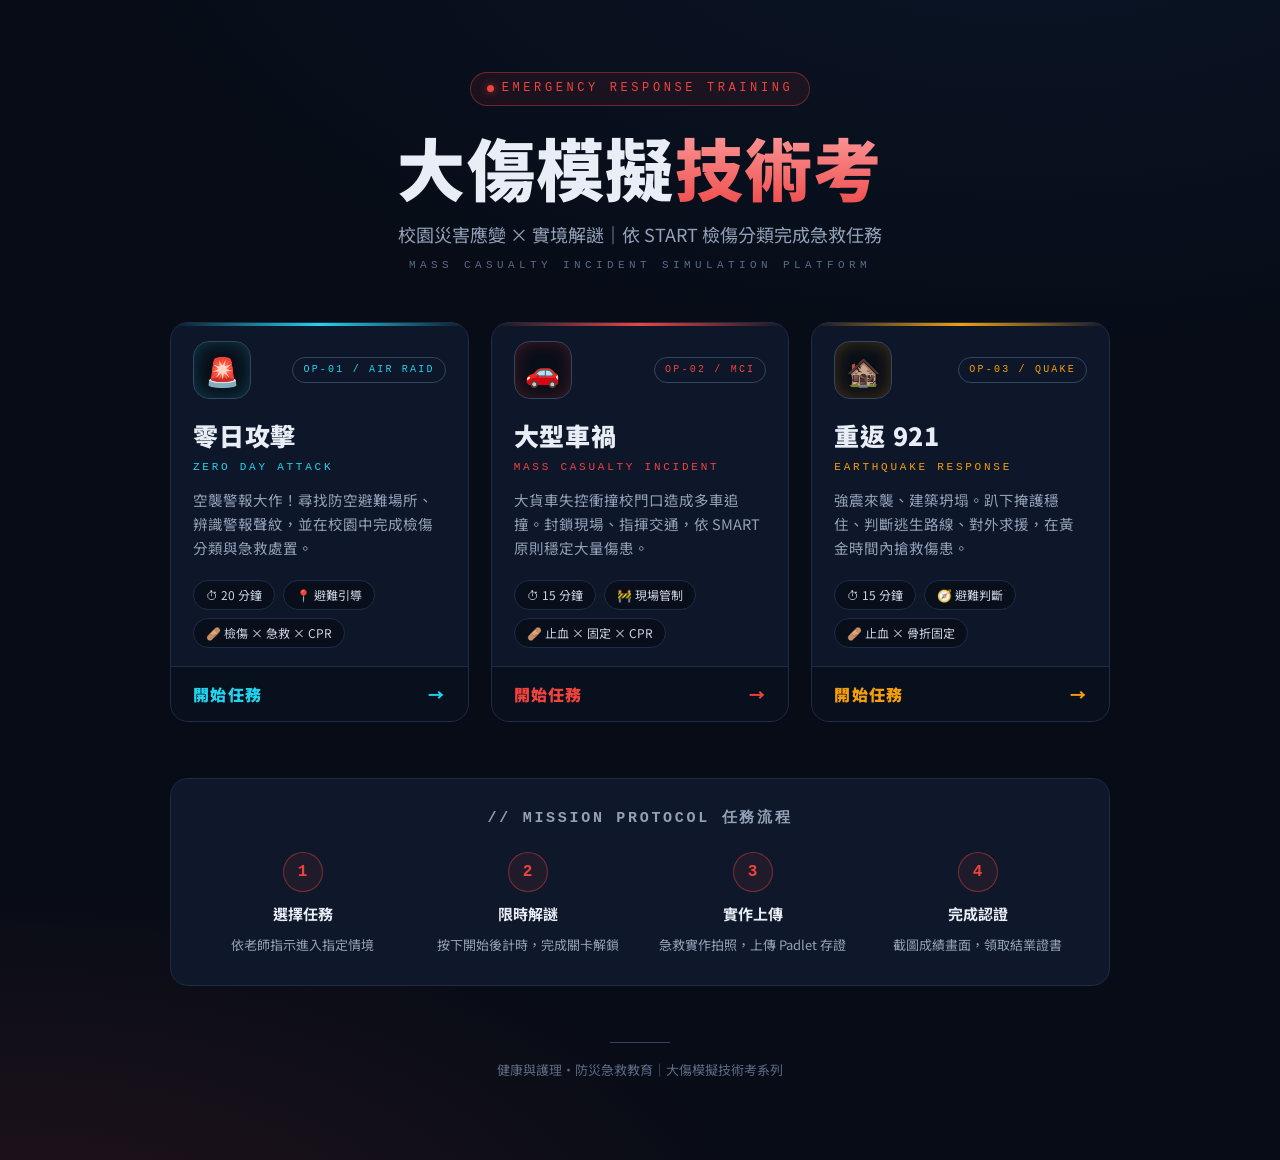
<file: index.html>
<!DOCTYPE html>
<html lang="zh-TW">
<head>
    <meta charset="UTF-8">
    <meta name="viewport" content="width=device-width, initial-scale=1.0">
    <meta name="theme-color" content="#070c16">
    <title>大傷模擬技術考｜校園災害應變實境解謎訓練平台</title>
    <link rel="icon" href="data:image/svg+xml,<svg xmlns='http://www.w3.org/2000/svg' viewBox='0 0 100 100'><text y='.9em' font-size='90'>🚑</text></svg>">
    <link rel="stylesheet" href="assets/style.css">
    <style>
        body.theme-hub { --accent: #f0433e; }

        .hub-wrap {
            max-width: 980px;
            margin: 0 auto;
            padding: 0 20px 80px;
        }

        /* Hero */
        .hub-hero {
            text-align: center;
            padding: 72px 0 48px;
        }
        .hub-hero .eyebrow {
            display: inline-flex; align-items: center; gap: 8px;
            font-family: var(--mono);
            font-size: 12px; letter-spacing: 0.3em; text-transform: uppercase;
            color: var(--red);
            border: 1px solid rgba(240, 67, 62, 0.4);
            background: rgba(240, 67, 62, 0.08);
            padding: 6px 16px;
            border-radius: 999px;
            margin-bottom: 22px;
        }
        .hub-hero .eyebrow .dot {
            width: 7px; height: 7px; border-radius: 50%;
            background: var(--red);
            box-shadow: 0 0 8px rgba(240, 67, 62, 0.7);
            animation: alertPulse 1.6s infinite;
        }
        .hub-hero h1 {
            font-size: clamp(40px, 8vw, 68px);
            font-weight: 900;
            letter-spacing: 0.02em;
            line-height: 1.15;
        }
        .hub-hero h1 .accent {
            background: linear-gradient(180deg, #fca5a5, #ef4444);
            -webkit-background-clip: text; background-clip: text;
            -webkit-text-fill-color: transparent;
        }
        .hub-hero .sub {
            margin-top: 14px;
            color: var(--muted);
            font-size: clamp(15px, 2.5vw, 18px);
        }
        .hub-hero .sub-en {
            margin-top: 6px;
            font-family: var(--mono);
            font-size: 11px; letter-spacing: 0.4em; text-transform: uppercase;
            color: var(--faint);
        }

        /* Mission cards */
        .missions {
            display: grid;
            grid-template-columns: repeat(auto-fit, minmax(280px, 1fr));
            gap: 22px;
        }
        .mission {
            --m-accent: var(--red);
            --m-glow: rgba(240, 67, 62, 0.3);
            position: relative;
            display: flex; flex-direction: column;
            background: var(--panel);
            border: 1px solid var(--border);
            border-radius: 18px;
            overflow: hidden;
            text-decoration: none;
            color: var(--text);
            transition: transform 0.25s ease, box-shadow 0.25s ease, border-color 0.25s ease;
            backdrop-filter: blur(8px);
        }
        .mission::before {
            content: '';
            position: absolute; top: 0; left: 0; right: 0; height: 3px;
            background: linear-gradient(90deg, transparent, var(--m-accent), transparent);
        }
        .mission:hover {
            transform: translateY(-6px);
            border-color: var(--m-accent);
            box-shadow: 0 24px 48px rgba(0, 0, 0, 0.5), 0 0 0 1px var(--m-accent), 0 0 40px var(--m-glow);
        }
        .mission.cyan  { --m-accent: #22d3ee; --m-glow: rgba(34, 211, 238, 0.25); }
        .mission.red   { --m-accent: #f0433e; --m-glow: rgba(240, 67, 62, 0.25); }
        .mission.amber { --m-accent: #f59e0b; --m-glow: rgba(245, 158, 11, 0.25); }

        .mission-top {
            display: flex; align-items: center; justify-content: space-between;
            padding: 18px 22px 0;
        }
        .mission-icon {
            width: 58px; height: 58px;
            border-radius: 16px;
            display: flex; align-items: center; justify-content: center;
            font-size: 28px;
            background: rgba(0, 0, 0, 0.4);
            border: 1px solid var(--border-strong);
            box-shadow: inset 0 0 18px var(--m-glow);
        }
        .mission-code {
            font-family: var(--mono);
            font-size: 10px; letter-spacing: 0.22em;
            color: var(--m-accent);
            border: 1px solid var(--border-strong);
            padding: 4px 10px;
            border-radius: 999px;
        }
        .mission-body { padding: 16px 22px 20px; flex: 1; }
        .mission-body h2 {
            font-size: 25px; font-weight: 900; letter-spacing: 0.03em;
            margin-bottom: 2px;
        }
        .mission-body .en {
            font-family: var(--mono);
            font-size: 11px; letter-spacing: 0.25em; text-transform: uppercase;
            color: var(--m-accent);
            display: block;
            margin-bottom: 12px;
        }
        .mission-body p { color: var(--muted); font-size: 14.5px; }

        .mission-meta {
            display: flex; gap: 8px; flex-wrap: wrap;
            padding: 0 22px 18px;
        }
        .meta-chip {
            font-size: 12px;
            color: #cbd5e1;
            background: rgba(0, 0, 0, 0.35);
            border: 1px solid var(--border);
            padding: 4px 12px;
            border-radius: 999px;
        }
        .mission-cta {
            display: flex; align-items: center; justify-content: space-between;
            padding: 14px 22px;
            border-top: 1px solid var(--border);
            background: rgba(0, 0, 0, 0.3);
            font-weight: 900; letter-spacing: 0.08em;
            color: var(--m-accent);
            transition: background 0.2s;
        }
        .mission:hover .mission-cta { background: rgba(0, 0, 0, 0.5); }
        .mission-cta .arrow { transition: transform 0.25s; }
        .mission:hover .mission-cta .arrow { transform: translateX(6px); }

        /* How-to strip */
        .howto {
            margin-top: 56px;
            background: var(--panel);
            border: 1px solid var(--border);
            border-radius: 18px;
            padding: 28px;
        }
        .howto h3 {
            font-size: 15px; font-weight: 900; letter-spacing: 0.18em;
            color: var(--muted); text-transform: uppercase;
            font-family: var(--mono);
            margin-bottom: 20px;
            text-align: center;
        }
        .howto-steps {
            display: grid;
            grid-template-columns: repeat(auto-fit, minmax(180px, 1fr));
            gap: 18px;
        }
        .howto-step { text-align: center; }
        .howto-step .n {
            width: 40px; height: 40px;
            margin: 0 auto 10px;
            border-radius: 50%;
            display: flex; align-items: center; justify-content: center;
            font-family: var(--mono); font-weight: 700;
            color: var(--red);
            border: 1px solid rgba(240, 67, 62, 0.45);
            background: rgba(240, 67, 62, 0.08);
        }
        .howto-step strong { display: block; font-size: 15px; margin-bottom: 4px; }
        .howto-step span { font-size: 13px; color: var(--muted); }

        footer.hub-footer {
            margin-top: 56px;
            text-align: center;
            color: var(--faint);
            font-size: 13px;
        }
        footer.hub-footer .line {
            width: 60px; height: 1px;
            background: var(--border-strong);
            margin: 0 auto 16px;
        }

        @media (max-width: 640px) {
            .hub-hero { padding: 52px 0 36px; }
        }
    </style>
</head>
<body class="theme-hub">

    <div class="hub-wrap">
        <header class="hub-hero">
            <span class="eyebrow"><span class="dot"></span>Emergency Response Training</span>
            <h1>大傷模擬<span class="accent">技術考</span></h1>
            <p class="sub">校園災害應變 × 實境解謎｜依 START 檢傷分類完成急救任務</p>
            <p class="sub-en">Mass Casualty Incident Simulation Platform</p>
        </header>

        <section class="missions" aria-label="模擬任務清單">
            <a class="mission cyan" href="zero-day/">
                <div class="mission-top">
                    <span class="mission-icon">🚨</span>
                    <span class="mission-code">OP-01 / AIR RAID</span>
                </div>
                <div class="mission-body">
                    <h2>零日攻擊</h2>
                    <span class="en">Zero Day Attack</span>
                    <p>空襲警報大作！尋找防空避難場所、辨識警報聲紋，並在校園中完成檢傷分類與急救處置。</p>
                </div>
                <div class="mission-meta">
                    <span class="meta-chip">⏱ 20 分鐘</span>
                    <span class="meta-chip">📍 避難引導</span>
                    <span class="meta-chip">🩹 檢傷 × 急救 × CPR</span>
                </div>
                <div class="mission-cta">開始任務 <span class="arrow">→</span></div>
            </a>

            <a class="mission red" href="mci/">
                <div class="mission-top">
                    <span class="mission-icon">🚗</span>
                    <span class="mission-code">OP-02 / MCI</span>
                </div>
                <div class="mission-body">
                    <h2>大型車禍</h2>
                    <span class="en">Mass Casualty Incident</span>
                    <p>大貨車失控衝撞校門口造成多車追撞。封鎖現場、指揮交通，依 SMART 原則穩定大量傷患。</p>
                </div>
                <div class="mission-meta">
                    <span class="meta-chip">⏱ 15 分鐘</span>
                    <span class="meta-chip">🚧 現場管制</span>
                    <span class="meta-chip">🩹 止血 × 固定 × CPR</span>
                </div>
                <div class="mission-cta">開始任務 <span class="arrow">→</span></div>
            </a>

            <a class="mission amber" href="earthquake/">
                <div class="mission-top">
                    <span class="mission-icon">🏚️</span>
                    <span class="mission-code">OP-03 / QUAKE</span>
                </div>
                <div class="mission-body">
                    <h2>重返 921</h2>
                    <span class="en">Earthquake Response</span>
                    <p>強震來襲、建築坍塌。趴下掩護穩住、判斷逃生路線、對外求援，在黃金時間內搶救傷患。</p>
                </div>
                <div class="mission-meta">
                    <span class="meta-chip">⏱ 15 分鐘</span>
                    <span class="meta-chip">🧭 避難判斷</span>
                    <span class="meta-chip">🩹 止血 × 骨折固定</span>
                </div>
                <div class="mission-cta">開始任務 <span class="arrow">→</span></div>
            </a>
        </section>

        <section class="howto">
            <h3>// Mission Protocol 任務流程</h3>
            <div class="howto-steps">
                <div class="howto-step">
                    <div class="n">1</div>
                    <strong>選擇任務</strong>
                    <span>依老師指示進入指定情境</span>
                </div>
                <div class="howto-step">
                    <div class="n">2</div>
                    <strong>限時解謎</strong>
                    <span>按下開始後計時，完成關卡解鎖</span>
                </div>
                <div class="howto-step">
                    <div class="n">3</div>
                    <strong>實作上傳</strong>
                    <span>急救實作拍照，上傳 Padlet 存證</span>
                </div>
                <div class="howto-step">
                    <div class="n">4</div>
                    <strong>完成認證</strong>
                    <span>截圖成績畫面，領取結業證書</span>
                </div>
            </div>
        </section>

        <footer class="hub-footer">
            <div class="line"></div>
            <p>健康與護理・防災急救教育｜大傷模擬技術考系列</p>
        </footer>
    </div>

</body>
</html>
</file>
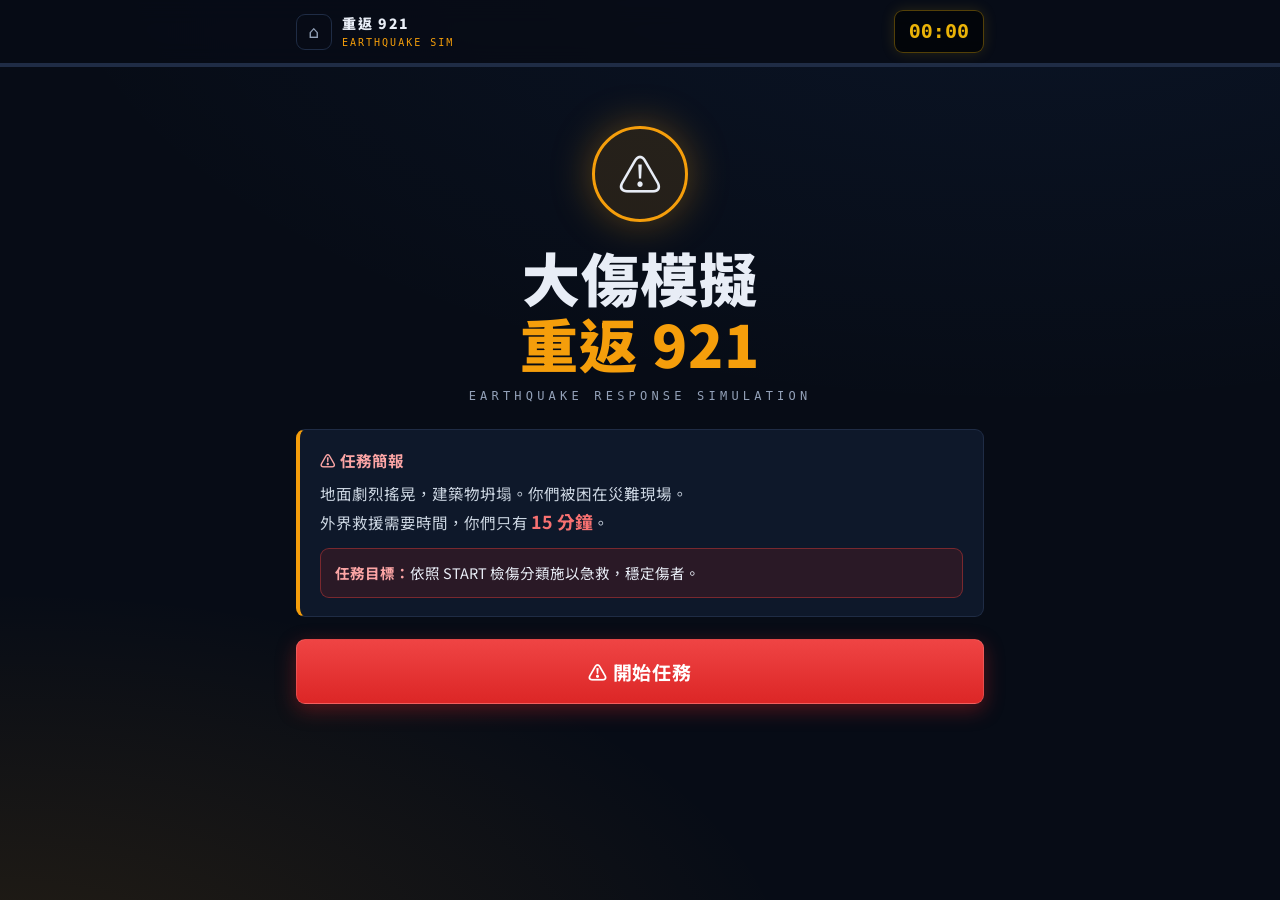
<file: earthquake/index.html>
<!DOCTYPE html>
<html lang="zh-TW">
<head>
    <meta charset="UTF-8">
    <meta name="viewport" content="width=device-width, initial-scale=1.0">
    <meta name="theme-color" content="#070c16">
    <title>重返921｜地震應變實境解謎</title>
    <link rel="icon" href="data:image/svg+xml,<svg xmlns='http://www.w3.org/2000/svg' viewBox='0 0 100 100'><text y='.9em' font-size='90'>🏚️</text></svg>">
    <link rel="stylesheet" href="../assets/style.css">
</head>
<body class="theme-earthquake">
    <main class="stage-wrap" id="app"></main>

    <script src="../assets/engine.js"></script>
    <script>
    (function () {
        const ui = Game.ui;
        const IMG = './images/';

        const PADLET = {
            sos: "https://padlet.com/phyllis41/padlet-bl0b1p0sbf888tpq/wish/goElQyGMYV7vW3yY",
            patientC: "https://padlet.com/phyllis41/padlet-bl0b1p0sbf888tpq/wish/NvylWE5wGq03W0OX",
            patientA: "https://padlet.com/phyllis41/padlet-bl0b1p0sbf888tpq/wish/MxrmZYxq2AXdQGOq",
            patientD: "https://padlet.com/phyllis41/padlet-bl0b1p0sbf888tpq/wish/do3MQJPR5mNgW15w",
            final: "https://padlet.com/phyllis41/padlet-bl0b1p0sbf888tpq/wish/mDRxWB72G63Oajb1"
        };

        const VICTIMS = [
            { id: 'C', text: '傷患C：臉色蒼白眼神潰散，右手手肘因上一波地震時被掉落鋼筋水泥切出深深的傷口，血液不斷的噴出', desc: '右手肘動脈破裂' },
            { id: 'A', text: '傷患A：雙手壓著大腿，血液一直從指縫間流出，明顯運動褲都被染紅了', desc: '雙手壓大腿' },
            { id: 'D', text: '傷患D：臉上有血痕，呆坐在地上、呼吸有點喘，不說話', desc: '臉有血痕、呆坐' },
            { id: 'E', text: '傷患E：剛剛跑出教室時，我胸口被掉下來的燈管砸到好痛', desc: '觀察呼吸平順' },
            { id: 'B', text: '傷患B：嚇死我了，還有有你們，不然我都腿軟動不了....', desc: '腿軟但可對話' }
        ];
        const TRIAGE_ANSWER = ['C', 'A', 'D', 'E', 'B'];

        function sceneImg(file, alt, icon) {
            return `
            <div class="media">
                <img src="${IMG}${file}" alt="${alt}"
                     onerror="this.outerHTML='<div class=&quot;img-fallback&quot;><span class=&quot;icon&quot;>${icon}</span><span>${alt}</span></div>'">
            </div>`;
        }

        /* ---------- 關卡 ---------- */

        // 0. 開場
        const introStage = () => ({
            html: `
            <div class="intro-hero">
                <div class="intro-badge">⚠️</div>
                <div>
                    <h1>大傷模擬<br><span class="accent">重返 921</span></h1>
                    <p class="intro-sub" style="margin-top:10px">Earthquake Response Simulation</p>
                </div>
                <div class="mission-brief">
                    <p><strong style="color:#fca5a5">⚠️ 任務簡報</strong></p>
                    <p style="margin-top:8px">地面劇烈搖晃，建築物坍塌。你們被困在災難現場。<br>
                    外界救援需要時間，你們只有 <strong style="color:#f87171;font-size:1.15em">15 分鐘</strong>。</p>
                    <div class="goal">
                        <strong>任務目標：</strong>依照 START 檢傷分類施以急救，穩定傷者。
                    </div>
                </div>
                <button class="btn btn-primary" id="startBtn" style="font-size:19px;padding:18px">⚠️ 開始任務</button>
            </div>`,
            init() {
                document.getElementById('startBtn').onclick = () => {
                    Game.startTimer();
                    Game.next();
                };
            }
        });

        // 1. 地震反應
        const quakeReactionStage = () => ({
            html: ui.card('緊急狀況', `
                <p style="color:var(--muted);margin-bottom:6px">地點：健康與護理教室</p>
                <p class="lead text-center" style="font-size:21px;font-weight:700">地震發生中！你的第一反應？</p>
                <div class="choice-grid" id="reactionGrid">
                    ${[
                        ['desk.png', '桌子', '🪑', '躲在桌子下', '1'],
                        ['chair.png', '椅子', '💺', '躲在椅子旁', '0'],
                        ['pillar.png', '柱子', '🏛️', '抱住柱子', '0'],
                        ['door.png', '門', '🚪', '衝到門邊', '0']
                    ].map(([f, alt, icon, label, ok]) => `
                        <button type="button" class="choice-card" data-ok="${ok}">
                            <div class="thumb"><img src="${IMG}${f}" alt="${alt}" onerror="this.outerHTML='<span style=&quot;font-size:40px&quot;>${icon}</span>'"></div>
                            <div class="label">${label}</div>
                        </button>`).join('')}
                </div>
            `, { tag: 'LIVE' }),
            init() {
                document.getElementById('reactionGrid').addEventListener('click', (e) => {
                    const c = e.target.closest('.choice-card');
                    if (!c) return;
                    if (c.dataset.ok === '1') Game.next();
                    else Game.toast('警告！錯誤選擇可能導致致命後果。\n地震時應立即「趴下、掩護、穩住」。');
                });
            }
        });

        // 2. 震後評估
        const assessStage = () => ({
            html: ui.card('現場狀況評估', `
                ${sceneImg('classroom.png', '地震後教室場景', '🏚️')}
                <p class="lead text-center">晃動停止。教室結構受損，物品散落。</p>
                <button class="btn btn-primary" id="nextBtn">下一步行動 →</button>
            `, { tag: 'STAGE 02' }),
            init() {
                document.getElementById('nextBtn').onclick = () => Game.next();
            }
        });

        // 3. 選擇出口
        const exitStage = () => ({
            html: ui.card('尋找逃生出口', `
                <p style="color:var(--muted);margin-bottom:14px">判斷最安全的撤離路徑</p>
                ${sceneImg('exits.png', '教室出口配置圖', '🚪')}
                <div class="choice-list" id="doorList">
                    ${[
                        ['A', '教室大門（玻璃破損）'],
                        ['B', '殘障步道側門'],
                        ['C', '後方小門']
                    ].map(([k, t]) => `<button type="button" class="choice" data-door="${k}"><span class="key">${k}</span>${t}</button>`).join('')}
                </div>
            `, { tag: 'STAGE 03' }),
            init() {
                document.getElementById('doorList').addEventListener('click', (e) => {
                    const c = e.target.closest('.choice');
                    if (!c) return;
                    const door = c.dataset.door;
                    if (door === 'A') Game.next();
                    else if (door === 'B') Game.toast('通道受阻：側門變形卡死，無法開啟。');
                    else Game.toast('危險區域：後方小門上方有懸掛物，且位於建築裂縫正下方。');
                });
            }
        });

        // 4. 對外求援
        const sosStage = () => ({
            html: ui.card('📍 對外求援', `
                <p style="color:#93c5fd;font-size:13px;margin-bottom:12px">目前位置：健康護理教室</p>
                ${sceneImg('map.png', '校園地圖', '🗺️')}
                <a class="btn btn-primary" href="${PADLET.sos}" target="_blank" rel="noreferrer">📞 開始錄音報案</a>
                <div class="hint" style="margin-top:16px">📡 任務：點擊上方按鈕進行通話錄音，完成後輸入專線號碼。</div>
                ${ui.codeGate({ placeholder: '輸入報案專線', btnText: '確認通訊連結' })}
            `, { tag: 'STAGE 04' }),
            init() {
                Game.bindCode('codeBtn', 'codeInput', ['119', '112', '110'], () => Game.next(), '通訊失敗：請輸入正確的緊急報案號碼');
            }
        });

        // 5. 物資搜尋
        const suppliesStage = () => ({
            html: ui.card('🏥 物資搜尋', `
                ${sceneImg('supplies.png', '急救物資位置', '🏥')}
                <div class="hint">💡 提示：健康中心有說過，學務處會放急救物資，尋找急救包上的編號以解鎖。</div>
                ${ui.codeGate({ placeholder: 'ENTER PASSCODE', btnText: 'UNLOCK KIT' })}
            `, { tag: 'STAGE 05' }),
            init() {
                Game.bindCode('codeBtn', 'codeInput', ['8324123', '832428', '832444'], () => Game.next(), 'ACCESS DENIED — 密碼錯誤');
            }
        });

        // 6. 環境安全
        const safetyStage = () => ({
            html: ui.card('接觸傷患', `
                <p style="color:var(--muted);margin-bottom:10px">地點：中廊（建築物連接處）</p>
                <p class="lead">發現三位同學哀號。上方有掉落碎石。<br><strong style="color:#fff">你的首要行動？</strong></p>
                <div class="choice-list" id="safetyList">
                    <button type="button" class="choice" data-ok="1" style="padding:20px 16px">
                        <span style="font-size:26px">🏃</span>
                        <span style="text-align:left"><strong style="display:block;font-size:17px">建立安全區</strong>
                        <span style="font-size:13px;color:var(--muted)">快速移動至空曠處 (Scene Safety)</span></span>
                    </button>
                    <button type="button" class="choice" data-ok="0" style="padding:20px 16px">
                        <span style="font-size:26px">🩹</span>
                        <span style="text-align:left"><strong style="display:block;font-size:17px">原地急救</strong>
                        <span style="font-size:13px;color:var(--muted)">拿出止血帶協助止血</span></span>
                    </button>
                </div>
            `, { tag: 'STAGE 06' }),
            init() {
                document.getElementById('safetyList').addEventListener('click', (e) => {
                    const c = e.target.closest('.choice');
                    if (!c) return;
                    if (c.dataset.ok === '1') Game.next();
                    else Game.toast('危險！你處於「熱區」(Hot Zone)。\nSMARTER 原則第一條：Scene Safety。請先確保自身與傷患脫離危險環境。');
                });
            }
        });

        // 7. 檢傷分類
        const triageStage = () => ({
            html: ui.card('START 檢傷分類', `
                <p style="color:var(--muted);font-size:13px;margin-bottom:14px">點擊箭頭排序：依急救優先順序由上而下排列</p>
                <div class="sort-list" id="triageList"></div>
                <button class="btn btn-primary" id="triageBtn">確認優先順序</button>
            `, { tag: 'STAGE 07' }),
            init() {
                const items = [...VICTIMS].sort(() => Math.random() - 0.5);
                Game.sortable('triageList', items, item =>
                    `<span style="display:block"><strong style="display:block;font-size:14px">${item.text}</strong>
                     <span style="font-size:12px;color:var(--muted)">${item.desc}</span></span>`);
                document.getElementById('triageBtn').onclick = () => {
                    if (items.map(v => v.id).join(',') === TRIAGE_ANSWER.join(',')) Game.next();
                    else Game.toast('檢傷邏輯錯誤。\n回憶 START 原則：\n1. 能走嗎？\n2. 有呼吸嗎？\n3. 呼吸頻率／微血管充填／意識狀態');
                };
            }
        });

        // 8-10. 急救處理（共用模板）
        const treatmentStage = ({ tag, patient, desc, padletUrl, code }) => () => ({
            html: ui.card(`${patient === 'C' ? '優先' : '次要'}目標：傷患 ${patient}`, `
                <div class="notice red">
                    <span class="notice-label">傷勢狀況</span>
                    ${desc}
                </div>
                <div class="notice">
                    <span class="notice-label" style="color:#67e8f9">Task Protocol</span>
                    <ul class="task-list">
                        <li><span class="idx">[1]</span>主手進行急救處置</li>
                        <li><span class="idx">[2]</span>副手錄影並拍照存證</li>
                        <li><span class="idx">[3]</span>資料上傳雲端</li>
                    </ul>
                </div>
                <a class="btn btn-outline" href="${padletUrl}" target="_blank" rel="noreferrer">☁️ 上傳現場紀錄 (Padlet)</a>
                <div style="margin-top:16px">
                    ${ui.codeGate({ placeholder: '傷患生命密碼', btnText: '任務確認' })}
                </div>
            `, { tag }),
            init() {
                Game.bindCode('codeBtn', 'codeInput', code, () => Game.next(), '密碼錯誤，請重新輸入');
            }
        });

        // 11. 戰術決策
        const tacticsStage = () => ({
            html: ui.card('戰術決策', `
                <p class="lead">初步檢傷完成。請勾選後續行動方案<strong style="color:#fff">（複選）</strong>：</p>
                <div class="choice-list" id="tacticsList">
                    ${[
                        ['1', '指派人員引導救護車'],
                        ['2', '留守人員監測傷患生命徵象'],
                        ['3', '外圍巡邏搜尋其他倖存者'],
                        ['4', '全員進入建築物深度搜索']
                    ].map(([k, t]) => `<button type="button" class="choice" data-id="${k}"><span class="key">${k}</span>${t}</button>`).join('')}
                </div>
                <button class="btn btn-primary" id="tacticsBtn">確認部署</button>
            `, { tag: 'STAGE 11' }),
            init() {
                const selected = new Set();
                Game.multiSelect('tacticsList', selected);
                document.getElementById('tacticsBtn').onclick = () => {
                    const ok = selected.has('1') && selected.has('2') && selected.has('3') && !selected.has('4') && selected.size === 3;
                    if (ok) Game.next();
                    else Game.toast('請重新思考：\n1. 外部救援需要引導嗎？\n2. 傷患是否需要持續監控？\n3. 建築結構是否安全？');
                };
            }
        });

        // 12. 最終骨折處理
        const fractureStage = () => ({
            html: ui.card('行政大樓前', `
                <div class="alert-banner">!!! NEW CASUALTY DETECTED !!!</div>
                <div class="notice red">
                    <span class="notice-label">傷勢</span>
                    左小腿閉鎖性骨折（無出血小腿成奇怪角度）
                </div>
                <div class="notice">
                    <ul class="task-list">
                        <li><span class="idx">➤</span>無出血無傷口</li>
                        <li><span class="idx">➤</span>任務：進行骨折固定</li>
                        <li><span class="idx">➤</span>紀錄：多角度拍攝上傳</li>
                    </ul>
                </div>
                <a class="btn btn-outline" href="${PADLET.final}" target="_blank" rel="noreferrer">📸 UPLOAD EVIDENCE</a>
                <div style="margin-top:16px">
                    ${ui.codeGate({ placeholder: 'FINAL CODE', btnText: 'MISSION COMPLETE' })}
                </div>
            `, { tag: 'FINAL' }),
            init() {
                Game.bindCode('codeBtn', 'codeInput', 'end', () => {
                    Game.stopTimer();
                    Game.next();
                }, '請輸入正確的最終密碼');
            }
        });

        // 13. 完成證書
        const certificateStage = () => ({
            html: Game.ui.finish({
                subtitle: '任務代號：重返 921 — Elite Rescue Team',
                time: Game.state.finalTime,
                checklist: [
                    '裝備歸位：急救包、包紮用品',
                    '數據回報：填寫後測表單',
                    '此頁面截圖：右上鎖定鍵 ＋ Home 鍵',
                    '認證：向指揮官（老師）領取證照'
                ]
            }),
            init() {}
        });

        Game.mount({
            name: '重返 921',
            sub: 'EARTHQUAKE SIM',
            homeHref: '../',
            stages: [
                introStage,
                quakeReactionStage,
                assessStage,
                exitStage,
                sosStage,
                suppliesStage,
                safetyStage,
                triageStage,
                treatmentStage({
                    tag: 'RESCUE 01', patient: 'C',
                    desc: '右手手肘切出深深的傷口，血液不斷的噴出，用自己的左手手壓住傷口',
                    padletUrl: PADLET.patientC, code: 'wd343'
                }),
                treatmentStage({
                    tag: 'RESCUE 02', patient: 'A',
                    desc: '傷口在左大腿外側大量出血中',
                    padletUrl: PADLET.patientA, code: 'stop893'
                }),
                treatmentStage({
                    tag: 'RESCUE 03', patient: 'D',
                    desc: '目擊者說看到患者突然抱胸痛苦倒下後就無反應',
                    padletUrl: PADLET.patientD, code: '741314'
                }),
                tacticsStage,
                fractureStage,
                certificateStage
            ]
        });
    })();
    </script>
</body>
</html>
</file>
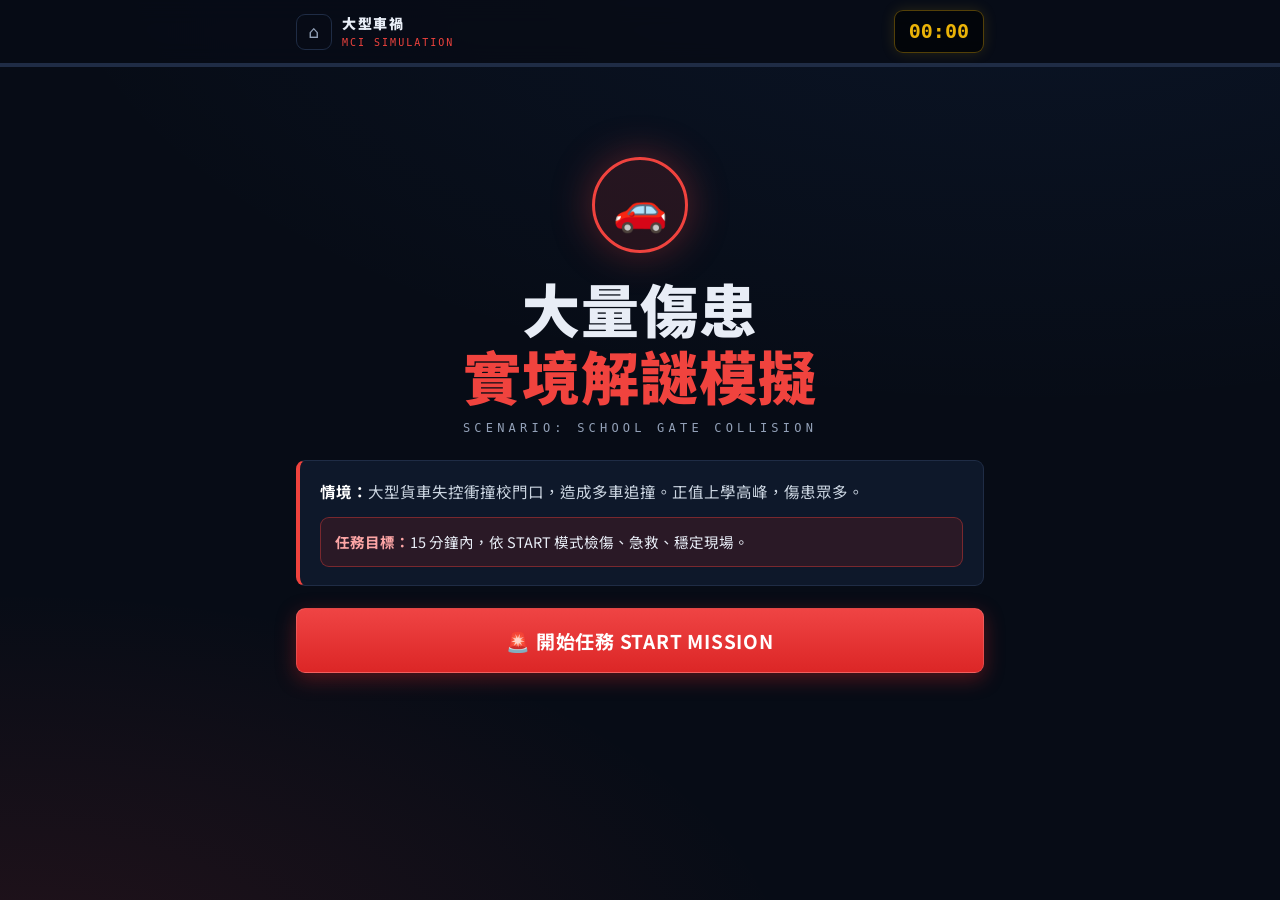
<file: mci/index.html>
<!DOCTYPE html>
<html lang="zh-TW">
<head>
    <meta charset="UTF-8">
    <meta name="viewport" content="width=device-width, initial-scale=1.0">
    <meta name="theme-color" content="#070c16">
    <title>大型車禍｜大量傷患實境解謎</title>
    <link rel="icon" href="data:image/svg+xml,<svg xmlns='http://www.w3.org/2000/svg' viewBox='0 0 100 100'><text y='.9em' font-size='90'>🚗</text></svg>">
    <link rel="stylesheet" href="../assets/style.css">
</head>
<body class="theme-mci">
    <main class="stage-wrap" id="app"></main>

    <script src="../assets/engine.js"></script>
    <script>
    (function () {
        const ui = Game.ui;

        const CONFIG = {
            passcodes: {
                resources: ['8324123', '832428', '832444'],
                bleed_arm: '341826',
                bleed_leg: '135246',
                fracture: '444234',
                cpr: '284715'
            },
            urls: {
                padlet_report: "https://padlet.com/phyllis41/padlet-bl0b1p0sbf888tpq/wish/LNV1Q709A5djZmq3",
                padlet_arm: "https://padlet.com/phyllis41/padlet-bl0b1p0sbf888tpq/wish/NvylWE5Ry1pqW0OX",
                padlet_leg: "https://padlet.com/phyllis41/padlet-bl0b1p0sbf888tpq/wish/j40PQDyJxBlDZvXB",
                padlet_fracture: "https://padlet.com/phyllis41/padlet-bl0b1p0sbf888tpq/wish/L8KjW9qAjr52WJbv",
                padlet_cpr: "https://padlet.com/phyllis41/padlet-bl0b1p0sbf888tpq/wish/E851Q0vbD6DdWVAb",
                map_image: "./images/map.png",
                map_embed: "https://www.google.com/maps/embed?pb=!1m14!1m12!1m3!1d870.4346323092732!2d121.62493576753342!3d23.986688112265977!2m3!1f0!2f0!3f0!3m2!1i1024!2i768!4f13.1!5e0!3m2!1szh-TW!2stw!4v1768108313339!5m2!1szh-TW!2stw"
            }
        };

        const SMART_TASKS = [
            { id: 'o1', text: '找最近警衛老師幫忙' },
            { id: 'o2', text: '放警告標示' },
            { id: 'o3', text: '去健康中心與總務處求援' },
            { id: 'o4', text: '把急救物資帶到校門口' },
            { id: 'o5', text: '大聲呼喊並指揮：能到圖書館走廊躲雨，有熱茶可以使用' }
        ];
        const SMART_ANSWER = ['o1', 'o2', 'o3', 'o4', 'o5'];

        const TRIAGE_PATIENTS = [
            { id: 't1', text: '頭部重創，昏迷不醒，呼吸急促胸口起伏不明顯', category: 'RED' },
            { id: 't2', text: '左手臂被擋風玻璃切開深深傷口，正在不斷出血，表情痛苦', category: 'RED' },
            { id: 't3', text: '右大腿外側刺出大洞冒血中、情緒驚慌', category: 'RED' },
            { id: 't4', text: '右小腿呈現異常角度無出血，左手輕微擦傷，情緒不穩', category: 'YELLOW' },
            { id: 't5', text: '無明顯外傷，但胸部有安全帶勒傷瘀青，呼吸急促，可以自行走到圖書館走廊', category: 'GREEN' },
            { id: 't6', text: '臉部錯位、全身粉碎性骨折、胸口無起伏', category: 'BLACK' }
        ];
        const PRIORITY = { RED: 1, YELLOW: 2, GREEN: 3, BLACK: 4 };

        const shuffle = arr => [...arr].sort(() => Math.random() - 0.5);

        const mapMedia = `
            <div class="media">
                <span class="media-tag">SCENE MAP</span>
                <img src="${CONFIG.urls.map_image}" alt="事故現場地圖" style="max-height:260px;object-fit:contain;background:#0d1526">
            </div>`;

        /* ---------- 關卡 ---------- */

        // 0. 開場
        const introStage = () => ({
            html: `
            <div class="intro-hero">
                <div class="intro-badge">🚗</div>
                <div>
                    <h1>大量傷患<br><span class="accent">實境解謎模擬</span></h1>
                    <p class="intro-sub" style="margin-top:10px">Scenario: School Gate Collision</p>
                </div>
                <div class="mission-brief">
                    <p><strong style="color:#fff">情境：</strong>大型貨車失控衝撞校門口，造成多車追撞。正值上學高峰，傷患眾多。</p>
                    <div class="goal">
                        <strong>任務目標：</strong>15 分鐘內，依 START 模式檢傷、急救、穩定現場。
                    </div>
                </div>
                <button class="btn btn-primary" id="startBtn" style="font-size:19px;padding:18px">🚨 開始任務 START MISSION</button>
            </div>`,
            init() {
                document.getElementById('startBtn').onclick = () => {
                    Game.startTimer();
                    Game.next();
                };
            }
        });

        // 1. 事故地點確認 + 119 通報
        const mapReportStage = () => ({
            html: ui.card('事故地點確認', `
                <div class="media map-frame">
                    <span class="media-tag">GPS: ACTIVE</span>
                    <iframe src="${CONFIG.urls.map_embed}" loading="lazy" allowfullscreen title="事故地點地圖"></iframe>
                </div>
                <p class="lead">大貨車從民權七街衝下，右轉民權路爆胎失控。現場一片混亂，你需要立即行動！</p>
                <div class="notice blue">
                    <span class="notice-label">Step 1</span>
                    啟動緊急應變：撥打 119 完成通報錄音。
                </div>
                <a class="btn btn-success" id="reportBtn" href="${CONFIG.urls.padlet_report}" target="_blank" rel="noreferrer">📞 撥打 119 報案（錄音）</a>
                <button class="btn btn-primary" id="nextBtn" disabled>通報完成，下一步 →</button>
            `, { tag: 'STAGE 01' }),
            init() {
                const next = document.getElementById('nextBtn');
                document.getElementById('reportBtn').addEventListener('click', () => {
                    next.disabled = false;
                    Game.toast('已開啟報案錄音，完成後點「下一步」', 'info');
                });
                next.onclick = () => Game.next();
            }
        });

        // 2. 對話
        const dialogueStage = () => ({
            html: `
            <div class="chat" style="padding-top:32px">
                <div class="chat-row">
                    <div class="chat-avatar">A</div>
                    <div class="chat-bubble">
                        <div class="who">同學 A</div>
                        <p>好嚴重...在等救護車來之前，我們還能做什麼？？</p>
                    </div>
                </div>
                <div class="chat-row me">
                    <div class="chat-avatar">You</div>
                    <div class="chat-bubble">
                        <div class="who">你（隊長）</div>
                        <p>我們不該發呆，去找人來幫忙吧！</p>
                    </div>
                </div>
            </div>
            <button class="btn btn-primary" id="actBtn">採取行動 Initiate Action →</button>`,
            init() {
                document.getElementById('actBtn').onclick = () => Game.next();
            }
        });

        // 3. SMART 應變排序
        const smartOrderStage = () => ({
            html: ui.card('SMART 應變排序', `
                <p class="lead">請使用 <strong style="color:#fff">▲▼ 按鈕</strong> 調整正確的應變順序：</p>
                <div class="sort-list" id="smartList"></div>
                <button class="btn btn-primary" id="smartBtn">確認戰術順序 Confirm</button>
            `, { tag: 'STAGE 03' }),
            init() {
                const items = shuffle(SMART_TASKS);
                Game.sortable('smartList', items, (item, i) =>
                    `<span class="sort-num">${i + 1}</span><span>${item.text}</span>`);
                document.getElementById('smartBtn').onclick = () => {
                    if (items.map(t => t.id).join(',') === SMART_ANSWER.join(',')) Game.next();
                    else Game.toast('順序錯誤！提示：安全優先（警衛／警告）→ 資源（處室／物資）→ 處置');
                };
            }
        });

        // 4. 三角錐佈署 (複選 B, E)
        const conePlacementStage = () => ({
            html: ui.card('環境安全：三角錐佈署', `
                ${mapMedia}
                <p class="lead">警衛拿來了三角錐，該放在哪裡阻絕交通？<strong style="color:#fff">（複選）</strong></p>
                <div class="choice-list" id="coneList">
                    ${[
                        ['A', '車禍發生地到校門口'],
                        ['B', '追撞堵車尾端（小操場後門）'],
                        ['C', '學生宿舍下方民權路'],
                        ['D', '宿舍門口（民權七街／民權路）'],
                        ['E', '學校車道往外']
                    ].map(([k, t]) => `<button type="button" class="choice" data-id="${k}"><span class="key">${k}</span>${t}</button>`).join('')}
                </div>
                <button class="btn btn-primary" id="coneBtn">確認部署 Deploy</button>
            `, { tag: 'STAGE 04' }),
            init() {
                const selected = new Set();
                Game.multiSelect('coneList', selected);
                document.getElementById('coneBtn').onclick = () => {
                    if ([...selected].sort().join('') === 'BE') Game.next();
                    else Game.toast('部署錯誤。提示：阻絕後方追撞（熱區變暖區）＋ 減少校內車輛干擾。');
                };
            }
        });

        // 5. 交通指揮 (複選 B, D, E)
        const trafficControlStage = () => ({
            html: ui.card('人力配置：交通指揮', `
                ${mapMedia}
                <p class="lead">哪裡需要人員引導救護車快速到達？<strong style="color:#fff">（複選）</strong></p>
                <div class="choice-list" id="trafficList">
                    ${[
                        ['A', '車禍發生地到校門口'],
                        ['B', '追撞堵車尾端'],
                        ['C', '宿舍下方民權路'],
                        ['D', '宿舍門口路口'],
                        ['E', '學校車道往外']
                    ].map(([k, t]) => `<button type="button" class="choice" data-id="${k}"><span class="key">${k}</span>${t}</button>`).join('')}
                </div>
                <button class="btn btn-primary" id="trafficBtn">確認配置 Confirm</button>
            `, { tag: 'STAGE 05' }),
            init() {
                const selected = new Set();
                Game.multiSelect('trafficList', selected);
                document.getElementById('trafficBtn').onclick = () => {
                    if ([...selected].sort().join('') === 'BDE') Game.next();
                    else Game.toast('配置錯誤。提示：引導進入熱區（B、D）＋ 引導進入冷區檢傷（E）。');
                };
            }
        });

        // 6. 檢傷分類排序
        const triageSortStage = () => ({
            html: ui.card('檢傷分類 START Triage', `
                <p class="lead">請使用 <strong style="color:#fff">▲▼ 按鈕</strong> 調整傷患順序，依照
                    <strong style="color:#f87171">紅（優先）</strong>
                    <strong style="color:#facc15">黃</strong>
                    <strong style="color:#4ade80">綠</strong>
                    <strong style="color:#9ca3af">黑（最後）</strong>
                    由上而下排列：</p>
                <div class="sort-list" id="triageList"></div>
                <button class="btn btn-primary" id="triageBtn">確認檢傷順序 Confirm</button>
            `, { tag: 'STAGE 06' }),
            init() {
                const items = shuffle(TRIAGE_PATIENTS);
                Game.sortable('triageList', items, item => `<span>${item.text}</span>`);
                document.getElementById('triageBtn').onclick = () => {
                    const ok = items.every((p, i) =>
                        i === items.length - 1 || PRIORITY[p.category] <= PRIORITY[items[i + 1].category]);
                    if (ok) Game.next();
                    else Game.toast('排序錯誤！請重新評估。\n提示：優先處理生命垂危（紅）→ 緊急（黃）→ 輕傷（綠）→ 死亡（黑）。');
                };
            }
        });

        // 7. 尋找急救資源
        const resourcesStage = () => ({
            html: ui.card('尋找急救資源', `
                <p class="lead">趕快到健康中心拿急救包協助！請輸入急救包上的通關密碼。</p>
                ${ui.codeGate({ btnText: '解鎖急救包 UNLOCK' })}
            `, { tag: 'STAGE 07' }),
            init() {
                Game.bindCode('codeBtn', 'codeInput', CONFIG.passcodes.resources, () => Game.next(), 'ACCESS DENIED — 密碼錯誤');
            }
        });

        // 8-10. 急救任務（共用模板）
        const taskStage = ({ tag, title, desc, location, padletUrl, code }) => () => ({
            html: `
            ${ui.card(title, `
                <p class="lead">${desc}</p>
                <div class="notice blue">
                    <span class="notice-label">📍 任務位置</span>
                    <strong>${location}</strong>
                </div>
                <div class="notice yellow text-center">
                    <span class="notice-label">Field Operation</span>
                    <a class="btn btn-outline" href="${padletUrl}" target="_blank" rel="noreferrer" style="margin-top:8px">☁️ 上傳處置紀錄 Upload Data</a>
                    <p class="small-note">完成後向關主索取密碼</p>
                </div>
            `, { tag })}
            ${ui.card('完成後請跟傷患取通關密碼', ui.codeGate({ btnText: '任務確認' }), { accentDot: false })}`,
            init() {
                Game.bindCode('codeBtn', 'codeInput', code, () => Game.next(), 'ACCESS DENIED — 密碼錯誤');
            }
        });

        // 11. CPR + AED
        const cprStage = () => ({
            html: `
            ${ui.card('緊急狀況：失去生命徵象', `
                <div class="alert-banner">⚠️ CRITICAL ALERT ⚠️</div>
                <p class="lead">綠卡傷患突然倒地！需要立即進行 CPR 30:2 並使用 AED。</p>
                <div class="notice blue">
                    <span class="notice-label">📍 傷患位置</span>
                    <strong>健康中心旁空地</strong>
                </div>
                <div class="notice yellow">
                    <span class="notice-label">⚡ 最近的 AED 位置</span>
                    <strong>學務處</strong>
                </div>
                <div class="notice green">
                    <span class="notice-label">趕快進入 CPR 急救吧！</span>
                    <ul class="task-list">
                        <li><span class="idx">[1]</span>主手：實施 CPR (30:2)</li>
                        <li><span class="idx">[2]</span>副手：取得 AED 並執行指令</li>
                        <li><span class="idx">[3]</span>使用電擊器後執行 2 循環 30:2</li>
                    </ul>
                </div>
                <a class="btn btn-outline" href="${CONFIG.urls.padlet_cpr}" target="_blank" rel="noreferrer">☁️ 上傳 CPR 紀錄</a>
            `, { tag: 'STAGE 11' })}
            ${ui.card('完成後請跟傷患取通關密碼', ui.codeGate({ btnText: '任務確認' }), { accentDot: false })}`,
            init() {
                Game.bindCode('codeBtn', 'codeInput', CONFIG.passcodes.cpr, () => {
                    Game.stopTimer();
                    Game.next();
                }, 'ACCESS DENIED — 密碼錯誤');
            }
        });

        // 12. 結業
        const conclusionStage = () => ({
            html: Game.ui.finish({
                subtitle: '任務代號：大型車禍 MCI — 演練完成',
                time: Game.state.finalTime,
                checklist: [
                    '裝備清點歸位',
                    '完成後測表單',
                    '領取結業證書',
                    '截圖此頁面：右上鎖定鍵 ＋ Home 鍵'
                ]
            }),
            init() {}
        });

        Game.mount({
            name: '大型車禍',
            sub: 'MCI SIMULATION',
            homeHref: '../',
            stages: [
                introStage,
                mapReportStage,
                dialogueStage,
                smartOrderStage,
                conePlacementStage,
                trafficControlStage,
                triageSortStage,
                resourcesStage,
                taskStage({
                    tag: 'STAGE 08',
                    title: '任務：左臂切割傷止血',
                    desc: '傷患左臂被擋風玻璃切出一道很深的傷口，鮮血不斷噴出。請為主手進行急救並記錄。',
                    location: '圖資大樓一樓走廊等待救援',
                    padletUrl: CONFIG.urls.padlet_arm,
                    code: CONFIG.passcodes.bleed_arm
                }),
                taskStage({
                    tag: 'STAGE 09',
                    title: '任務：大腿穿刺傷止血',
                    desc: '傷口在左大腿外側，傷者正用雙手壓住傷口，卻不斷冒血出來。請立即前往急救並記錄。',
                    location: '圖資大樓一樓殘障步道等待救援',
                    padletUrl: CONFIG.urls.padlet_leg,
                    code: CONFIG.passcodes.bleed_leg
                }),
                taskStage({
                    tag: 'STAGE 10',
                    title: '任務：骨折固定',
                    desc: '傷患小腿無出血，卻呈現詭異角度。請立即固定處理並記錄。',
                    location: '警衛室後門地上坐著等待救援',
                    padletUrl: CONFIG.urls.padlet_fracture,
                    code: CONFIG.passcodes.fracture
                }),
                cprStage,
                conclusionStage
            ]
        });
    })();
    </script>
</body>
</html>
</file>
<file: assets/style.css>
/* ============================================================
   大傷模擬技術考 — 共用設計系統
   Shared design system for all simulation pages
   ============================================================ */
@import url('https://fonts.googleapis.com/css2?family=Noto+Sans+TC:wght@400;500;700;900&display=swap');

:root {
    --bg: #070c16;
    --bg-2: #0d1526;
    --panel: rgba(16, 26, 46, 0.86);
    --panel-solid: #101a2e;
    --panel-deep: rgba(7, 12, 22, 0.75);
    --border: #1f2c45;
    --border-strong: #33455f;
    --text: #e8edf6;
    --muted: #93a1b8;
    --faint: #5b6a84;

    --red: #f0433e;
    --amber: #f59e0b;
    --yellow: #eab308;
    --green: #22c55e;
    --cyan: #22d3ee;
    --blue: #3b82f6;

    --accent: #f0433e;
    --accent-soft: rgba(240, 67, 62, 0.12);
    --accent-glow: rgba(240, 67, 62, 0.35);

    --radius: 14px;
    --radius-sm: 9px;
    --mono: ui-monospace, 'SFMono-Regular', 'Cascadia Mono', Consolas, monospace;
    --sans: 'Noto Sans TC', system-ui, -apple-system, 'Microsoft JhengHei', sans-serif;
}

/* 各模擬器主題色 */
body.theme-zeroday   { --accent: #22d3ee; --accent-soft: rgba(34, 211, 238, 0.10); --accent-glow: rgba(34, 211, 238, 0.35); }
body.theme-mci       { --accent: #f0433e; --accent-soft: rgba(240, 67, 62, 0.12);  --accent-glow: rgba(240, 67, 62, 0.35); }
body.theme-earthquake{ --accent: #f59e0b; --accent-soft: rgba(245, 158, 11, 0.12); --accent-glow: rgba(245, 158, 11, 0.35); }

* { margin: 0; padding: 0; box-sizing: border-box; }

html { scroll-behavior: smooth; }

body {
    font-family: var(--sans);
    background-color: var(--bg);
    background-image:
        radial-gradient(1000px 500px at 80% -10%, rgba(59, 130, 246, 0.08), transparent),
        radial-gradient(800px 400px at 0% 110%, var(--accent-soft), transparent);
    color: var(--text);
    min-height: 100vh;
    line-height: 1.65;
    -webkit-tap-highlight-color: transparent;
    -webkit-font-smoothing: antialiased;
}

::-webkit-scrollbar { width: 8px; }
::-webkit-scrollbar-track { background: var(--bg-2); }
::-webkit-scrollbar-thumb { background: var(--border-strong); border-radius: 4px; }
::-webkit-scrollbar-thumb:hover { background: var(--faint); }

::selection { background: var(--accent); color: #fff; }

/* ---------- 場景背景層 (zero-day 使用) ---------- */
#scene-bg { position: fixed; inset: 0; z-index: -2; }
#scene-bg img {
    width: 100%; height: 100%;
    object-fit: cover; object-position: center;
    opacity: 0.32;
    transition: opacity 0.8s ease;
}
#scene-bg::after {
    content: '';
    position: absolute; inset: 0;
    background: linear-gradient(180deg, rgba(7,12,22,0.55) 0%, rgba(7,12,22,0.85) 100%);
}
#scene-bg.alert::before {
    content: '';
    position: absolute; inset: 0; z-index: 1;
    background: rgba(153, 27, 27, 0.18);
    animation: alertPulse 1.6s ease-in-out infinite;
}
@keyframes alertPulse { 0%, 100% { opacity: 0.4; } 50% { opacity: 1; } }

/* ---------- HUD 頂欄 ---------- */
.hud {
    position: sticky; top: 0; z-index: 100;
    background: rgba(7, 12, 22, 0.88);
    backdrop-filter: blur(12px);
    -webkit-backdrop-filter: blur(12px);
    border-bottom: 1px solid var(--border);
}
.hud-inner {
    max-width: 720px; margin: 0 auto;
    padding: 10px 16px;
    display: flex; align-items: center; justify-content: space-between; gap: 12px;
}
.hud-left { display: flex; align-items: center; gap: 10px; min-width: 0; }
.hud-home {
    display: flex; align-items: center; justify-content: center;
    width: 36px; height: 36px; flex: none;
    border-radius: var(--radius-sm);
    border: 1px solid var(--border);
    color: var(--muted); text-decoration: none;
    font-size: 17px;
    transition: all 0.2s;
}
.hud-home:hover { color: var(--text); border-color: var(--border-strong); background: var(--panel-solid); }
.hud-title { display: flex; flex-direction: column; min-width: 0; }
.hud-title strong {
    font-size: 14px; font-weight: 900; letter-spacing: 0.12em;
    color: var(--text); white-space: nowrap; overflow: hidden; text-overflow: ellipsis;
}
.hud-title span {
    font-size: 10px; letter-spacing: 0.2em; text-transform: uppercase;
    color: var(--accent); font-family: var(--mono);
}
.hud-timer {
    font-family: var(--mono);
    font-size: 20px; font-weight: 700;
    font-variant-numeric: tabular-nums;
    color: var(--yellow);
    background: rgba(0, 0, 0, 0.55);
    border: 1px solid rgba(234, 179, 8, 0.35);
    border-radius: var(--radius-sm);
    padding: 4px 14px;
    box-shadow: 0 0 14px rgba(234, 179, 8, 0.15);
}
.hud-progress { height: 3px; background: var(--border); }
.hud-progress > div {
    height: 100%; width: 0%;
    background: linear-gradient(90deg, var(--accent), var(--yellow));
    box-shadow: 0 0 8px var(--accent-glow);
    transition: width 0.45s ease;
}

/* ---------- 主要內容 ---------- */
main.stage-wrap {
    max-width: 720px;
    margin: 0 auto;
    padding: 24px 16px 96px;
}
.fade-in { animation: fadeIn 0.45s ease-out; }
@keyframes fadeIn { from { opacity: 0; transform: translateY(12px); } to { opacity: 1; transform: none; } }

/* ---------- 卡片 ---------- */
.card {
    position: relative;
    background: var(--panel);
    border: 1px solid var(--border);
    border-radius: var(--radius);
    overflow: hidden;
    backdrop-filter: blur(8px);
    -webkit-backdrop-filter: blur(8px);
    box-shadow: 0 18px 40px rgba(0, 0, 0, 0.35);
    margin-bottom: 20px;
}
.card::before {
    content: '';
    position: absolute; top: 0; left: 0; right: 0; height: 2px;
    background: linear-gradient(90deg, transparent, var(--accent), transparent);
}
.card-head {
    display: flex; align-items: center; gap: 10px;
    padding: 14px 20px;
    border-bottom: 1px solid var(--border);
    background: rgba(0, 0, 0, 0.25);
}
.card-head .dot {
    width: 8px; height: 8px; border-radius: 50%; flex: none;
    background: var(--accent);
    box-shadow: 0 0 8px var(--accent-glow);
    animation: alertPulse 1.8s infinite;
}
.card-head h2 {
    font-size: 18px; font-weight: 900; letter-spacing: 0.06em;
    color: var(--text);
}
.card-head .tag {
    margin-left: auto;
    font-family: var(--mono); font-size: 10px; letter-spacing: 0.15em;
    color: var(--accent);
    border: 1px solid var(--accent-soft);
    background: var(--accent-soft);
    padding: 2px 8px; border-radius: 999px;
    white-space: nowrap;
}
.card-body { padding: 20px; }

/* ---------- 按鈕 ---------- */
.btn {
    display: flex; align-items: center; justify-content: center; gap: 10px;
    width: 100%;
    padding: 15px 22px;
    border-radius: var(--radius-sm);
    border: 1px solid transparent;
    font-family: var(--sans);
    font-size: 17px; font-weight: 700; letter-spacing: 0.04em;
    cursor: pointer;
    text-decoration: none;
    transition: transform 0.12s, box-shadow 0.2s, background 0.2s, border-color 0.2s;
    user-select: none;
    touch-action: manipulation;
}
.btn:active { transform: scale(0.97); }
.btn + .btn { margin-top: 12px; }

.btn-primary {
    background: linear-gradient(180deg, #ef4444, #dc2626);
    color: #fff;
    border-color: rgba(255, 255, 255, 0.15);
    box-shadow: 0 6px 20px rgba(220, 38, 38, 0.35);
}
.btn-primary:hover { box-shadow: 0 8px 26px rgba(220, 38, 38, 0.5); }

.btn-accent {
    background: linear-gradient(180deg, var(--accent), var(--accent));
    color: #06121c;
    font-weight: 900;
    box-shadow: 0 6px 20px var(--accent-glow);
}
body.theme-mci .btn-accent, body.theme-hub .btn-accent { color: #fff; }

.btn-secondary {
    background: var(--panel-solid);
    color: var(--text);
    border-color: var(--border-strong);
}
.btn-secondary:hover { background: #182540; border-color: var(--faint); }

.btn-success {
    background: linear-gradient(180deg, #22c55e, #16a34a);
    color: #fff;
    border-color: rgba(255, 255, 255, 0.15);
    box-shadow: 0 6px 20px rgba(34, 197, 94, 0.3);
}
.btn-outline {
    background: transparent;
    border: 2px dashed rgba(234, 179, 8, 0.5);
    color: var(--yellow);
}
.btn-outline:hover { background: rgba(234, 179, 8, 0.08); }
.btn[disabled] { opacity: 0.45; cursor: not-allowed; filter: grayscale(0.6); }

/* ---------- 輸入框 ---------- */
.code-row { display: flex; gap: 10px; }
.input-code {
    flex: 1; width: 100%;
    background: rgba(0, 0, 0, 0.55);
    border: 2px solid var(--border-strong);
    border-radius: var(--radius-sm);
    color: #fff;
    font-family: var(--mono);
    font-size: 20px; letter-spacing: 0.18em; text-align: center;
    padding: 14px 16px;
    outline: none;
    transition: border-color 0.2s, box-shadow 0.2s;
}
.input-code::placeholder { color: var(--faint); letter-spacing: 0.1em; font-size: 16px; }
.input-code:focus { border-color: var(--accent); box-shadow: 0 0 0 3px var(--accent-soft); }
.input-code.error { border-color: var(--red); animation: shake 0.4s; }
@keyframes shake {
    0%, 100% { transform: translateX(0); }
    20%, 60% { transform: translateX(-6px); }
    40%, 80% { transform: translateX(6px); }
}
.code-label {
    display: block;
    font-family: var(--mono); font-size: 11px; font-weight: 700;
    letter-spacing: 0.25em; text-transform: uppercase;
    color: var(--faint);
    margin-bottom: 8px;
}

/* ---------- 提示 / 訊息盒 ---------- */
.hint {
    display: flex; gap: 10px; align-items: flex-start;
    background: rgba(5, 150, 105, 0.1);
    border: 1px solid rgba(16, 185, 129, 0.4);
    color: #6ee7b7;
    padding: 12px 14px;
    border-radius: var(--radius-sm);
    font-size: 14px;
    margin-bottom: 16px;
}
.notice {
    border-radius: var(--radius-sm);
    padding: 14px 16px;
    margin-bottom: 16px;
    border: 1px solid var(--border);
    background: rgba(0, 0, 0, 0.3);
    font-size: 15px;
}
.notice.red    { border-color: rgba(240, 67, 62, 0.5);  background: rgba(127, 29, 29, 0.25); }
.notice.yellow { border-color: rgba(234, 179, 8, 0.4);  background: rgba(113, 63, 18, 0.2); }
.notice.blue   { border-color: rgba(59, 130, 246, 0.4); background: rgba(30, 58, 138, 0.25); }
.notice.green  { border-color: rgba(34, 197, 94, 0.4);  background: rgba(20, 83, 45, 0.25); }
.notice .notice-label {
    display: block;
    font-family: var(--mono); font-size: 10px; font-weight: 700;
    letter-spacing: 0.22em; text-transform: uppercase;
    margin-bottom: 4px;
}
.notice.red .notice-label    { color: #fca5a5; }
.notice.yellow .notice-label { color: #fde047; }
.notice.blue .notice-label   { color: #93c5fd; }
.notice.green .notice-label  { color: #86efac; }

.alert-banner {
    display: flex; align-items: center; justify-content: center; gap: 10px;
    background: rgba(127, 29, 29, 0.5);
    border: 1px solid var(--red);
    color: #fecaca;
    font-family: var(--mono); font-weight: 700; letter-spacing: 0.12em;
    text-align: center;
    padding: 10px 14px;
    border-radius: var(--radius-sm);
    margin-bottom: 16px;
    animation: alertPulse 1.6s infinite;
}

/* ---------- 圖片 ---------- */
.media {
    border: 1px solid var(--border-strong);
    border-radius: var(--radius-sm);
    overflow: hidden;
    background: var(--bg-2);
    margin-bottom: 16px;
    position: relative;
}
.media img { width: 100%; display: block; }
.media iframe { width: 100%; aspect-ratio: 16 / 10; border: 0; display: block; }
.media .media-tag {
    position: absolute; top: 8px; left: 8px; z-index: 2;
    background: rgba(0, 0, 0, 0.7);
    color: var(--accent);
    font-family: var(--mono); font-size: 10px; letter-spacing: 0.15em;
    padding: 3px 8px; border-radius: 4px;
}
.media.map-frame::after {
    content: '';
    position: absolute; top: 50%; left: 50%;
    width: 34px; height: 34px;
    border: 2px solid rgba(240, 67, 62, 0.7);
    border-radius: 50%;
    transform: translate(-50%, -50%);
    pointer-events: none;
    box-shadow: 0 0 0 300px rgba(7, 12, 22, 0.08);
}
.img-fallback {
    display: flex; flex-direction: column; align-items: center; justify-content: center;
    min-height: 180px; color: var(--faint); font-size: 14px; gap: 8px;
}
.img-fallback .icon { font-size: 44px; opacity: 0.6; }

/* ---------- 選項 ---------- */
.choice-list { display: grid; gap: 12px; margin-bottom: 18px; }
.choice {
    display: flex; align-items: center; gap: 14px;
    text-align: left;
    background: var(--panel-solid);
    border: 1px solid var(--border-strong);
    border-radius: var(--radius-sm);
    color: var(--text);
    font-family: var(--sans);
    font-size: 16px; font-weight: 500;
    padding: 15px 16px;
    cursor: pointer;
    transition: all 0.15s;
    user-select: none;
    touch-action: manipulation;
}
.choice:hover { border-color: var(--accent); background: var(--accent-soft); }
.choice:active { transform: scale(0.98); }
.choice .key {
    flex: none;
    font-family: var(--mono); font-weight: 700;
    color: var(--accent);
    background: rgba(0, 0, 0, 0.45);
    border: 1px solid var(--border);
    border-radius: 6px;
    padding: 3px 11px;
}
.choice.selected {
    border-color: var(--accent);
    background: var(--accent-soft);
    box-shadow: 0 0 0 1px var(--accent);
}
.choice .check { margin-left: auto; color: var(--accent); font-weight: 900; }

/* 圖片選項格 (地震) */
.choice-grid { display: grid; grid-template-columns: 1fr 1fr; gap: 12px; margin-bottom: 18px; }
.choice-card {
    background: var(--panel-solid);
    border: 1px solid var(--border-strong);
    border-radius: var(--radius-sm);
    overflow: hidden;
    cursor: pointer;
    padding: 0;
    color: var(--text);
    font-family: var(--sans);
    transition: all 0.15s;
    touch-action: manipulation;
}
.choice-card:hover { border-color: var(--accent); transform: translateY(-2px); }
.choice-card:active { transform: scale(0.97); }
.choice-card .thumb {
    height: 110px;
    background: var(--bg-2);
    display: flex; align-items: center; justify-content: center;
    overflow: hidden;
}
.choice-card .thumb img { width: 100%; height: 100%; object-fit: cover; }
.choice-card .label { padding: 10px 12px; font-size: 15px; font-weight: 700; text-align: center; }

/* ---------- 排序元件 ---------- */
.sort-list { display: grid; gap: 10px; margin-bottom: 18px; }
.sort-item {
    display: flex; align-items: stretch;
    background: var(--panel-solid);
    border: 1px solid var(--border-strong);
    border-radius: var(--radius-sm);
    overflow: hidden;
    transition: border-color 0.2s;
}
.sort-item:hover { border-color: var(--faint); }
.sort-body {
    flex: 1;
    padding: 12px 14px;
    display: flex; align-items: center; gap: 12px;
    font-size: 14px; line-height: 1.55;
}
.sort-num {
    flex: none;
    width: 30px; height: 30px;
    display: flex; align-items: center; justify-content: center;
    border-radius: 50%;
    background: rgba(0, 0, 0, 0.45);
    border: 1px solid var(--border);
    font-family: var(--mono); font-weight: 700; font-size: 13px;
    color: var(--accent);
}
.sort-arrows {
    display: flex; flex-direction: column;
    border-left: 1px solid var(--border-strong);
    flex: none; width: 52px;
}
.arrow-btn {
    flex: 1;
    background: rgba(59, 130, 246, 0.18);
    border: none;
    color: #93c5fd;
    font-size: 15px;
    cursor: pointer;
    transition: background 0.15s;
    touch-action: manipulation;
    min-height: 34px;
}
.arrow-btn + .arrow-btn { border-top: 1px solid var(--border-strong); }
.arrow-btn:hover:not([disabled]) { background: rgba(59, 130, 246, 0.4); color: #fff; }
.arrow-btn:active:not([disabled]) { background: var(--blue); color: #fff; }
.arrow-btn[disabled] { opacity: 0.25; cursor: not-allowed; }

/* ---------- 對話泡泡 ---------- */
.chat { display: grid; gap: 20px; padding: 10px 0 24px; }
.chat-row { display: flex; gap: 12px; align-items: flex-end; }
.chat-row.me { flex-direction: row-reverse; }
.chat-avatar {
    flex: none;
    width: 40px; height: 40px;
    border-radius: 50%;
    display: flex; align-items: center; justify-content: center;
    font-weight: 900; font-size: 13px;
    background: var(--border-strong); color: var(--text);
}
.chat-row.me .chat-avatar { background: #1d4ed8; }
.chat-bubble {
    max-width: 82%;
    background: var(--panel-solid);
    border: 1px solid var(--border-strong);
    border-radius: 16px 16px 16px 4px;
    padding: 12px 16px;
    box-shadow: 0 6px 16px rgba(0, 0, 0, 0.3);
}
.chat-row.me .chat-bubble {
    background: rgba(30, 58, 138, 0.45);
    border-color: rgba(59, 130, 246, 0.5);
    border-radius: 16px 16px 4px 16px;
    text-align: right;
}
.chat-bubble .who { font-size: 11px; color: var(--muted); margin-bottom: 3px; }
.chat-row.me .chat-bubble .who { color: #93c5fd; }
.chat-bubble p { font-size: 16px; }

/* ---------- Toast ---------- */
#toast-zone {
    position: fixed; bottom: 24px; left: 50%; transform: translateX(-50%);
    z-index: 999;
    display: grid; gap: 10px;
    width: min(92vw, 480px);
    pointer-events: none;
}
.toast {
    background: rgba(7, 12, 22, 0.95);
    border: 1px solid var(--red);
    border-left-width: 4px;
    color: #fecaca;
    border-radius: var(--radius-sm);
    padding: 13px 16px;
    font-size: 14px; font-weight: 500;
    box-shadow: 0 12px 32px rgba(0, 0, 0, 0.6);
    animation: toastIn 0.3s ease-out;
    white-space: pre-line;
}
.toast.success { border-color: var(--green); color: #bbf7d0; }
.toast.info    { border-color: var(--blue); color: #bfdbfe; }
.toast.out { animation: toastOut 0.3s ease-in forwards; }
@keyframes toastIn { from { opacity: 0; transform: translateY(16px); } to { opacity: 1; transform: none; } }
@keyframes toastOut { to { opacity: 0; transform: translateY(10px); } }

/* ---------- 起始 / 結尾畫面 ---------- */
.intro-hero {
    min-height: 72vh;
    display: flex; flex-direction: column;
    align-items: center; justify-content: center;
    text-align: center;
    gap: 22px;
    padding: 24px 0;
}
.intro-badge {
    width: 96px; height: 96px;
    border-radius: 50%;
    display: flex; align-items: center; justify-content: center;
    font-size: 44px;
    border: 3px solid var(--accent);
    background: var(--accent-soft);
    box-shadow: 0 0 40px var(--accent-glow);
    animation: alertPulse 2s infinite;
}
.intro-hero h1 {
    font-size: clamp(38px, 9vw, 58px);
    font-weight: 900;
    letter-spacing: 0.02em;
    line-height: 1.15;
    color: var(--text);
}
.intro-hero h1 .accent { color: var(--accent); }
.intro-sub {
    font-family: var(--mono);
    font-size: 12px; letter-spacing: 0.35em; text-transform: uppercase;
    color: var(--muted);
}
.mission-brief {
    width: 100%;
    text-align: left;
    background: var(--panel);
    border: 1px solid var(--border);
    border-left: 4px solid var(--accent);
    border-radius: var(--radius-sm);
    padding: 18px 20px;
}
.mission-brief p { color: #cbd5e1; font-size: 15.5px; }
.mission-brief .goal {
    margin-top: 12px; padding: 12px 14px;
    background: rgba(127, 29, 29, 0.25);
    border: 1px solid rgba(240, 67, 62, 0.4);
    border-radius: var(--radius-sm);
    font-size: 14.5px;
}
.mission-brief .goal strong { color: #fca5a5; }

.finish-wrap { text-align: center; padding: 32px 0; }
.finish-medal {
    font-size: 72px;
    filter: drop-shadow(0 0 24px rgba(251, 191, 36, 0.55));
    animation: bounceSlow 2.4s infinite;
}
@keyframes bounceSlow {
    0%, 100% { transform: translateY(0); }
    50% { transform: translateY(-12px); }
}
.finish-title {
    font-size: clamp(34px, 8vw, 52px);
    font-weight: 900; letter-spacing: 0.04em; text-transform: uppercase;
    background: linear-gradient(180deg, #fde047, #f59e0b);
    -webkit-background-clip: text; background-clip: text;
    -webkit-text-fill-color: transparent;
    margin: 8px 0 4px;
}
.finish-sub { color: var(--muted); font-family: var(--mono); font-size: 13px; letter-spacing: 0.15em; margin-bottom: 26px; }
.time-panel {
    max-width: 380px; margin: 0 auto 24px;
    background: rgba(0, 0, 0, 0.55);
    border: 1px solid var(--border-strong);
    border-radius: var(--radius);
    padding: 24px;
    position: relative; overflow: hidden;
}
.time-panel::before {
    content: '';
    position: absolute; top: 0; left: 0; right: 0; height: 2px;
    background: linear-gradient(90deg, transparent, var(--green), transparent);
}
.time-panel .lbl {
    font-family: var(--mono); font-size: 11px; letter-spacing: 0.28em;
    text-transform: uppercase; color: var(--faint);
    margin-bottom: 6px;
}
.time-panel .val {
    font-family: var(--mono); font-size: 56px; font-weight: 700;
    font-variant-numeric: tabular-nums;
    color: #fff;
    text-shadow: 0 0 18px rgba(255, 255, 255, 0.35);
}
.checklist {
    max-width: 420px; margin: 0 auto 20px;
    text-align: left;
    background: var(--panel);
    border: 1px solid var(--border);
    border-left: 4px solid var(--green);
    border-radius: var(--radius-sm);
    padding: 18px 20px;
}
.checklist h4 {
    color: var(--green);
    font-family: var(--mono); font-size: 12px; letter-spacing: 0.2em; text-transform: uppercase;
    margin-bottom: 10px;
}
.checklist li {
    list-style: none;
    color: #cbd5e1; font-size: 14.5px;
    padding: 5px 0 5px 26px;
    position: relative;
}
.checklist li::before {
    content: '✓';
    position: absolute; left: 2px;
    color: var(--green); font-weight: 900;
}
.restart-link {
    display: inline-block;
    margin-top: 26px;
    background: none; border: none; cursor: pointer;
    color: var(--faint);
    font-family: var(--mono); font-size: 12px; letter-spacing: 0.2em; text-transform: uppercase;
    text-decoration: underline; text-underline-offset: 4px;
    transition: color 0.2s;
}
.restart-link:hover { color: var(--text); }

/* ---------- 任務清單 ---------- */
.task-list { list-style: none; display: grid; gap: 8px; margin: 4px 0 0; }
.task-list li {
    display: flex; gap: 10px;
    font-size: 14.5px; color: #cbd5e1;
}
.task-list li .idx {
    flex: none;
    font-family: var(--mono); font-weight: 700; color: var(--cyan);
}

/* ---------- 文字工具 ---------- */
.text-center { text-align: center; }
.mb-0 { margin-bottom: 0; }
.lead { font-size: 17px; color: #d7deea; margin-bottom: 16px; }
.small-note { font-size: 12.5px; color: var(--faint); text-align: center; margin-top: 12px; }
a.inline-link { color: var(--cyan); text-decoration: underline dotted; text-underline-offset: 4px; }
a.inline-link:hover { color: #7dd3fc; }

@media (max-width: 480px) {
    .hud-timer { font-size: 17px; padding: 3px 10px; }
    .card-body { padding: 16px; }
    .choice-grid { gap: 10px; }
}
</file>
